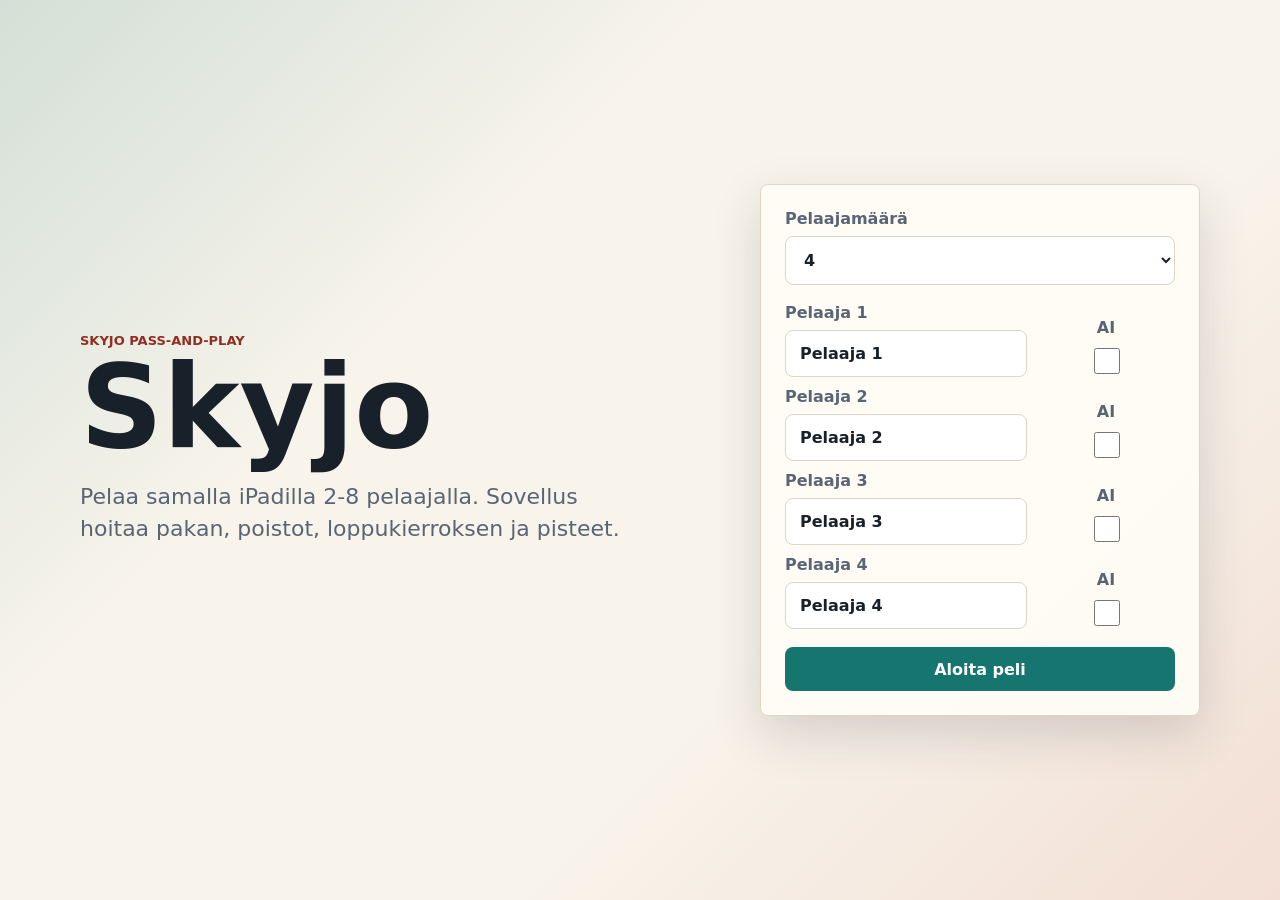
<file: index.html>
<!doctype html>
<html lang="fi">
  <head>
    <meta charset="utf-8">
    <meta name="viewport" content="width=device-width, initial-scale=1, viewport-fit=cover">
    <meta name="theme-color" content="#16756f">
    <meta name="apple-mobile-web-app-capable" content="yes">
    <meta name="apple-mobile-web-app-title" content="Skyjo">
    <meta name="apple-mobile-web-app-status-bar-style" content="default">
    <meta name="description" content="Skyjo pass-and-play -peli 2-8 pelaajalle, toimii myös offline-tilassa.">
    <title>Skyjo iPad</title>
    <link rel="manifest" href="manifest.webmanifest">
    <link rel="icon" href="icons/icon.svg" type="image/svg+xml">
    <link rel="apple-touch-icon" href="icons/icon-180.png">
    <link rel="stylesheet" href="styles.css">
  </head>
  <body>
    <main class="app">
      <section id="setup" class="setup-screen">
        <div class="brand">
          <p class="eyebrow">Skyjo pass-and-play</p>
          <h1>Skyjo</h1>
          <p>Pelaa samalla iPadilla 2-8 pelaajalla. Sovellus hoitaa pakan, poistot, loppukierroksen ja pisteet.</p>
        </div>

        <form id="setup-form" class="setup-panel">
          <label>
            Pelaajamäärä
            <select id="player-count">
              <option>2</option>
              <option>3</option>
              <option selected>4</option>
              <option>5</option>
              <option>6</option>
              <option>7</option>
              <option>8</option>
            </select>
          </label>

          <div id="name-fields" class="name-fields"></div>

          <button class="primary" type="submit">Aloita peli</button>
        </form>
      </section>

      <section id="game" class="game-screen hidden">
        <header class="topbar">
          <div>
            <p id="round-label" class="eyebrow">Kierros 1</p>
            <h2 id="status-title">Valmistelu</h2>
            <p id="status-text">Avaa aloituskortit.</p>
          </div>
          <div class="top-actions">
            <button id="rules-button" class="ghost" type="button">Säännöt</button>
            <button id="new-game-button" class="ghost" type="button">Uusi peli</button>
          </div>
        </header>

        <section class="table">
          <aside class="center-panel">
            <div class="pile-row">
              <button id="draw-pile" class="pile draw-pile" type="button">
                <span>Nosto</span>
                <strong id="deck-count">0</strong>
              </button>
              <button id="discard-pile" class="pile discard-pile" type="button">
                <span>Poisto</span>
                <strong id="discard-value">?</strong>
              </button>
            </div>

            <div id="drawn-card-panel" class="drawn-card-panel hidden">
              <p>Nostettu kortti</p>
              <div id="drawn-card" class="card revealed">0</div>
              <button id="reject-drawn" class="secondary" type="button">Hylkää ja avaa kortti</button>
            </div>

            <div class="scoreboard">
              <h3>Pisteet</h3>
              <div id="scoreboard"></div>
            </div>
          </aside>

          <section id="players" class="players"></section>
        </section>
      </section>

      <dialog id="rules-dialog" class="rules-dialog">
        <article>
          <header>
            <h2>Täydentävät säännöt</h2>
            <button id="close-rules" class="icon-button" type="button" aria-label="Sulje">×</button>
          </header>
          <dl>
            <dt>Pakka</dt>
            <dd>150 korttia: -2 x 5, -1 x 10, 0 x 15 ja jokaista arvoa 1-12 on 10.</dd>
            <dt>Aloitus</dt>
            <dd>Jokaiselle jaetaan 12 korttia 4 sarakkeeseen ja 3 riviin. Jokainen avaa kaksi korttia; suurin avattujen summa aloittaa ensimmäisen kierroksen.</dd>
            <dt>Vuoro</dt>
            <dd>Poistopakan kortti on aina vaihdettava omaan korttiin. Nostopakan kortin voi vaihtaa tai hylätä; jos hylkäät, avaa yksi oma kuvapuoli alaspäin oleva kortti.</dd>
            <dt>Sarakkeen poisto</dt>
            <dd>Kun pystysarakkeen kaikki kolme korttia ovat auki ja samaa arvoa, koko sarake poistuu pisteistä.</dd>
            <dt>Loppu</dt>
            <dd>Kun pelaaja saa kaikki jäljellä olevat korttinsa auki, muut saavat vielä yhden vuoron. Kierroksen päättäjän positiivinen pistemäärä tuplataan, ellei se ole yksin pienin.</dd>
          </dl>
          <p class="source-note">Lähteet: mukana oleva englanninkielinen sääntö-PDF, skyjo.de ja skyjo.co.uk.</p>
        </article>
      </dialog>

      <dialog id="round-dialog" class="round-dialog">
        <article>
          <h2 id="round-result-title">Kierros valmis</h2>
          <div id="round-results"></div>
          <button id="continue-button" class="primary" type="button">Seuraava kierros</button>
        </article>
      </dialog>
    </main>

    <script src="app.js"></script>
  </body>
</html>
</file>
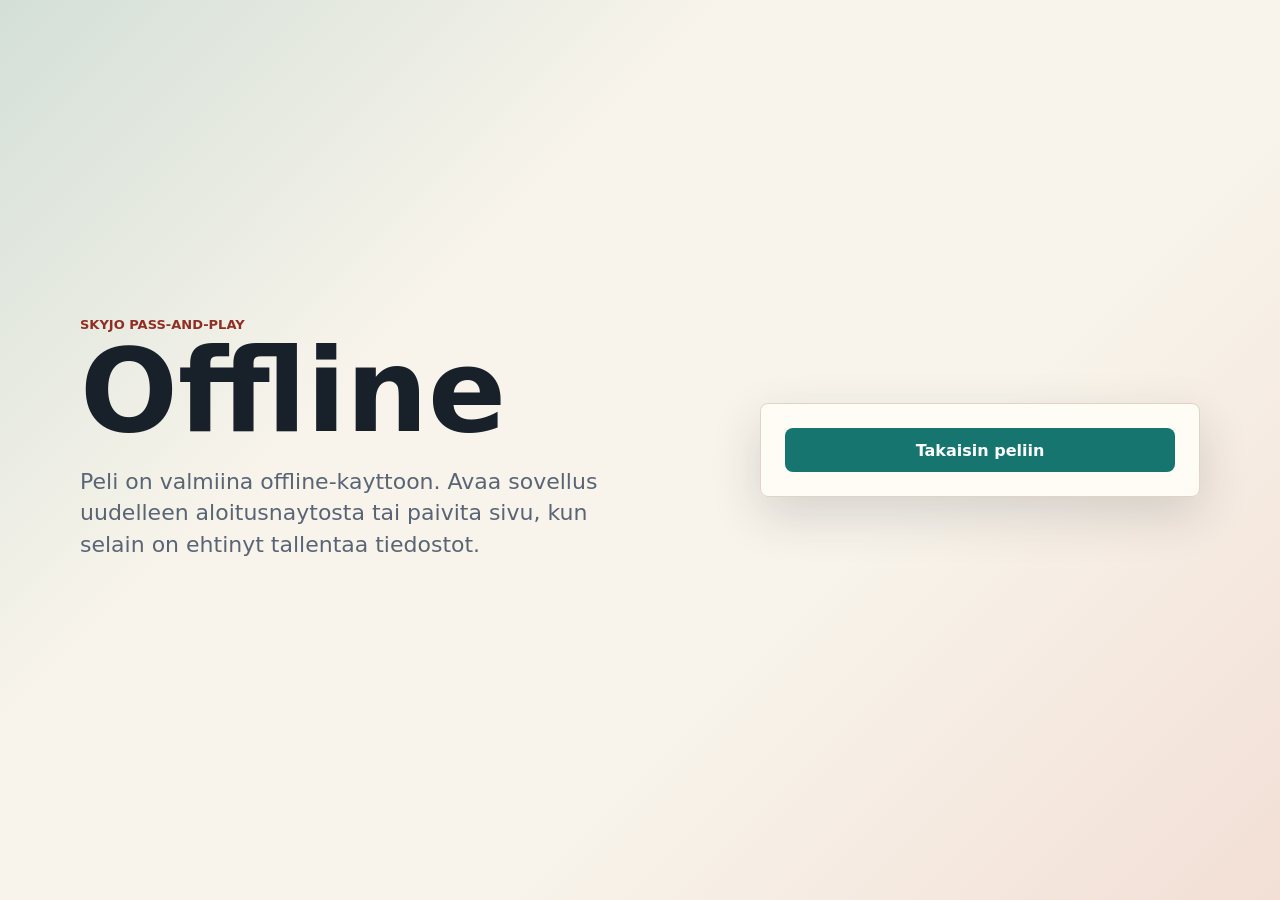
<file: offline.html>
<!doctype html>
<html lang="fi">
  <head>
    <meta charset="utf-8">
    <meta name="viewport" content="width=device-width, initial-scale=1, viewport-fit=cover">
    <meta name="theme-color" content="#16756f">
    <title>Skyjo offline</title>
    <link rel="stylesheet" href="styles.css">
  </head>
  <body>
    <main class="app offline-page">
      <section class="setup-screen">
        <div class="brand">
          <p class="eyebrow">Skyjo pass-and-play</p>
          <h1>Offline</h1>
          <p>Peli on valmiina offline-kayttoon. Avaa sovellus uudelleen aloitusnaytosta tai paivita sivu, kun selain on ehtinyt tallentaa tiedostot.</p>
        </div>
        <div class="setup-panel">
          <a class="primary link-button" href="./">Takaisin peliin</a>
        </div>
      </section>
    </main>
  </body>
</html>
</file>
<file: styles.css>
:root {
  color-scheme: light;
  --ink: #18202a;
  --muted: #596575;
  --paper: #f8f4eb;
  --panel: #fffdf7;
  --line: #ded5c5;
  --red: #c94534;
  --red-dark: #912e24;
  --teal: #16756f;
  --teal-dark: #0f4f4a;
  --gold: #d9a520;
  --green: #5b8f42;
  --blue: #356a9a;
  --shadow: 0 18px 50px rgba(31, 38, 47, 0.16);
}

* {
  box-sizing: border-box;
}

html,
body {
  min-height: 100%;
}

body {
  margin: 0;
  background:
    linear-gradient(135deg, rgba(22, 117, 111, 0.16), transparent 34%),
    linear-gradient(315deg, rgba(201, 69, 52, 0.12), transparent 36%),
    var(--paper);
  color: var(--ink);
  font-family: ui-rounded, "SF Pro Rounded", "Segoe UI", system-ui, sans-serif;
}

button,
input,
select {
  font: inherit;
}

a {
  color: inherit;
}

button {
  touch-action: manipulation;
}

.hidden {
  display: none !important;
}

.app {
  min-height: 100vh;
  padding: max(20px, env(safe-area-inset-top)) max(20px, env(safe-area-inset-right)) max(20px, env(safe-area-inset-bottom)) max(20px, env(safe-area-inset-left));
}

.setup-screen {
  display: grid;
  grid-template-columns: minmax(0, 1fr) minmax(320px, 440px);
  align-items: center;
  gap: 36px;
  min-height: calc(100vh - 40px);
  max-width: 1120px;
  margin: 0 auto;
}

.brand h1 {
  margin: 0;
  font-size: clamp(64px, 9vw, 132px);
  line-height: 0.9;
  letter-spacing: 0;
}

.brand p:last-child {
  max-width: 560px;
  color: var(--muted);
  font-size: 22px;
  line-height: 1.45;
}

.eyebrow {
  margin: 0 0 8px;
  color: var(--red-dark);
  font-size: 13px;
  font-weight: 800;
  letter-spacing: 0;
  text-transform: uppercase;
}

.setup-panel,
.center-panel,
.player-board,
dialog article {
  background: rgba(255, 253, 247, 0.92);
  border: 1px solid var(--line);
  border-radius: 8px;
  box-shadow: var(--shadow);
}

.setup-panel {
  display: grid;
  gap: 18px;
  padding: 24px;
}

label {
  display: grid;
  gap: 8px;
  color: var(--muted);
  font-weight: 700;
}

input,
select {
  width: 100%;
  border: 1px solid var(--line);
  border-radius: 8px;
  background: #fff;
  color: var(--ink);
  padding: 13px 14px;
}

.name-fields {
  display: grid;
  gap: 10px;
}

.player-setup-row {
  display: grid;
  grid-template-columns: minmax(0, 1fr) 138px;
  gap: 10px;
  align-items: end;
}

.player-ai-label {
  align-items: center;
  justify-items: center;
}

.player-ai-checkbox {
  width: 26px;
  height: 26px;
  padding: 0;
  accent-color: var(--teal);
}

.primary,
.secondary,
.ghost {
  border: 0;
  border-radius: 8px;
  min-height: 44px;
  padding: 12px 16px;
  font-weight: 850;
}

.primary {
  background: var(--teal);
  color: white;
}

.link-button {
  display: inline-grid;
  place-items: center;
  text-align: center;
  text-decoration: none;
}

.secondary {
  background: var(--red);
  color: white;
}

.ghost {
  background: rgba(24, 32, 42, 0.07);
  color: var(--ink);
}

.game-screen {
  max-width: 1320px;
  margin: 0 auto;
}

.topbar {
  display: flex;
  align-items: flex-start;
  justify-content: space-between;
  gap: 16px;
  margin-bottom: 18px;
}

.topbar h2 {
  margin: 0;
  font-size: clamp(28px, 4vw, 46px);
  letter-spacing: 0;
}

.ios-spinner {
  display: block;
  flex: 0 0 auto;
  width: 42px;
  height: 42px;
  border-radius: 50%;
  border: 5px solid rgba(24, 32, 42, 0.14);
  border-top-color: rgba(24, 32, 42, 0.82);
  animation: spinner-rotate 850ms linear infinite;
  transform-origin: center;
  will-change: transform;
}

.topbar p:last-child {
  margin: 6px 0 0;
  color: var(--muted);
}

.top-actions {
  display: flex;
  gap: 10px;
}

.table {
  display: grid;
  grid-template-columns: 280px 1fr;
  gap: 18px;
  align-items: start;
}

.center-panel {
  position: sticky;
  top: 18px;
  padding: 16px;
}

.pile-row {
  display: grid;
  grid-template-columns: 1fr 1fr;
  gap: 12px;
}

.pile {
  border: 0;
  border-radius: 8px;
  min-height: 126px;
  color: white;
  padding: 14px;
  box-shadow: inset 0 0 0 2px rgba(255, 255, 255, 0.22);
}

.pile.selectable {
  outline: 4px solid var(--gold);
  outline-offset: 4px;
}

.pile.selectable:active {
  transform: scale(0.98);
}

.pile span {
  display: block;
  font-weight: 800;
}

.pile strong {
  display: block;
  margin-top: 10px;
  font-size: 42px;
}

.draw-pile {
  background: linear-gradient(150deg, var(--teal), var(--teal-dark));
}

.discard-pile {
  background: linear-gradient(150deg, var(--red), var(--red-dark));
}

.drawn-card-panel {
  margin-top: 14px;
  padding: 14px;
  border: 1px solid var(--line);
  border-radius: 8px;
  background: #fff;
}

.drawn-card-panel p,
.scoreboard h3 {
  margin: 0 0 10px;
  color: var(--muted);
  font-size: 14px;
}

.drawn-card-panel .secondary {
  width: 100%;
  margin-top: 12px;
}

.scoreboard {
  margin-top: 16px;
}

.score-row {
  display: grid;
  grid-template-columns: 1fr auto;
  gap: 10px;
  padding: 9px 0;
  border-top: 1px solid var(--line);
}

.score-row strong {
  overflow-wrap: anywhere;
}

.players {
  display: grid;
  grid-template-columns: repeat(2, minmax(300px, 1fr));
  gap: 16px;
}

.player-board {
  padding: 14px;
  transition: border-color 160ms ease, box-shadow 160ms ease;
  will-change: transform;
}

.player-board.active {
  border-color: var(--teal);
  box-shadow: 0 18px 50px rgba(22, 117, 111, 0.22);
}

.player-board.dimmed {
  opacity: 0.45;
  filter: saturate(0.72);
}

.player-board.finished {
  border-color: var(--gold);
}

.player-head {
  display: flex;
  align-items: center;
  justify-content: space-between;
  gap: 12px;
  margin-bottom: 12px;
}

.player-head h3 {
  display: flex;
  align-items: center;
  gap: 8px;
  margin: 0;
  font-size: 20px;
  overflow-wrap: anywhere;
}

.ai-badge {
  display: inline-grid;
  place-items: center;
  min-width: 30px;
  min-height: 24px;
  padding: 2px 7px;
  border-radius: 999px;
  background: rgba(22, 117, 111, 0.14);
  color: var(--teal-dark);
  font-size: 12px;
  font-weight: 900;
}

.player-total {
  color: var(--muted);
  font-weight: 800;
}

.grid {
  position: relative;
  display: grid;
  grid-template-columns: repeat(4, minmax(58px, 1fr));
  gap: 8px;
}

.turn-wait-overlay {
  position: absolute;
  inset: 0;
  z-index: 3;
  display: flex;
  flex-direction: column;
  align-items: center;
  justify-content: center;
  gap: 8px;
  color: var(--ink);
  font-size: 15px;
  font-weight: 900;
  pointer-events: none;
}

.turn-wait-overlay::before {
  content: "";
  position: absolute;
  width: 104px;
  height: 104px;
  border-radius: 50%;
  background: rgba(255, 253, 247, 0.84);
  border: 1px solid rgba(222, 213, 197, 0.9);
  box-shadow: 0 16px 42px rgba(31, 38, 47, 0.2);
}

.turn-wait-overlay .ios-spinner,
.turn-wait-overlay span:last-child {
  position: relative;
  z-index: 1;
}

.card {
  display: grid;
  place-items: center;
  aspect-ratio: 0.72;
  width: 100%;
  border: 0;
  border-radius: 8px;
  color: white;
  font-weight: 900;
  font-size: clamp(20px, 4vw, 34px);
  letter-spacing: 0;
  box-shadow: inset 0 0 0 2px rgba(255, 255, 255, 0.26), 0 8px 18px rgba(31, 38, 47, 0.12);
}

.card.face-down {
  background:
    linear-gradient(45deg, rgba(255, 255, 255, 0.16) 25%, transparent 25% 50%, rgba(255, 255, 255, 0.16) 50% 75%, transparent 75%),
    var(--blue);
  background-size: 18px 18px;
}

.card.revealed {
  background: #fff;
  color: var(--ink);
  border: 2px solid var(--line);
}

.card.negative {
  color: white;
  background: var(--teal);
  border-color: transparent;
}

.card.high {
  color: white;
  background: var(--red);
  border-color: transparent;
}

.card.zero {
  color: white;
  background: var(--green);
  border-color: transparent;
}

.card.removed {
  visibility: hidden;
}

.card.selectable {
  outline: 4px solid var(--gold);
  outline-offset: 2px;
}

.message {
  margin-top: 10px;
  color: var(--muted);
  font-size: 14px;
  min-height: 20px;
}

dialog {
  border: 0;
  background: transparent;
  padding: 20px;
  max-width: min(720px, calc(100vw - 24px));
}

dialog::backdrop {
  background: rgba(24, 32, 42, 0.45);
}

dialog article {
  padding: 22px;
}

.rules-dialog header {
  display: flex;
  justify-content: space-between;
  gap: 12px;
  align-items: center;
}

dialog h2 {
  margin: 0 0 14px;
}

.icon-button {
  display: grid;
  place-items: center;
  width: 42px;
  height: 42px;
  border: 0;
  border-radius: 50%;
  background: rgba(24, 32, 42, 0.08);
  font-size: 28px;
}

dt {
  font-weight: 900;
  margin-top: 16px;
}

dd {
  margin: 4px 0 0;
  color: var(--muted);
  line-height: 1.45;
}

.source-note {
  color: var(--muted);
  font-size: 13px;
}

.result-row {
  display: grid;
  grid-template-columns: 1fr auto auto;
  gap: 12px;
  padding: 10px 0;
  border-top: 1px solid var(--line);
}

.winner {
  color: var(--teal-dark);
  font-weight: 900;
}

@keyframes spinner-rotate {
  to {
    transform: rotate(360deg);
  }
}

@media (max-width: 900px) {
  .setup-screen,
  .table {
    grid-template-columns: 1fr;
  }

  .center-panel {
    position: static;
  }

  .players {
    grid-template-columns: 1fr;
  }
}

@media (max-width: 560px) {
  .app {
    padding: 12px;
  }

  .topbar,
  .player-head {
    flex-direction: column;
    align-items: stretch;
  }

  .top-actions {
    width: 100%;
  }

  .top-actions button {
    flex: 1;
  }

  .grid {
    gap: 6px;
  }

  .player-setup-row {
    grid-template-columns: 1fr;
  }
}
</file>
